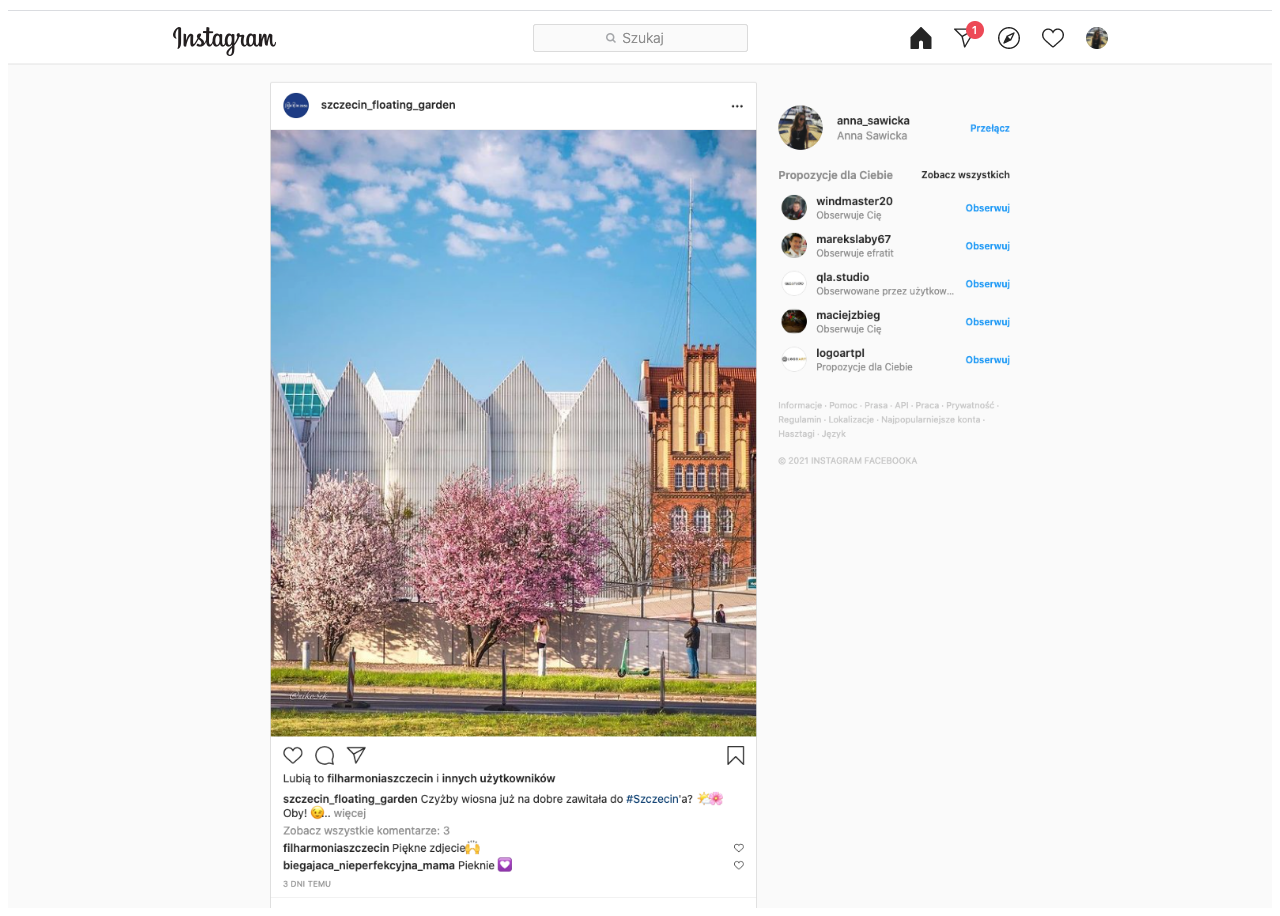
<file: home.html>
<!DOCTYPE html>
<html lang="en">
<head>
    <meta charset="UTF-8">
    <meta http-equiv="X-UA-Compatible" content="IE=edge">
    <meta name="viewport" content="width=device-width, initial-scale=1.0">
    <title>Document</title>
    <style>
        * {
            box-sizing: border-box;
        }
        div {
            width: 100%;
            height: 100vh;
            margin: 0px;
            padding:0;
            display: grid;
            grid-template-columns: auto;
            grid-template-rows: 54px auto;
            grid-template-areas: "nav"
            "main";
        }
        nav {
            background-image: url(./img/insta-nav.png);
            background-repeat: no-repeat;
            background-position: center;
            background-size: cover;

            grid-area: nav;
        }
        main {
            background-image: url(./img/insta-main.png);
            grid-area: main;
            background-repeat: no-repeat;
            background-position: center;
            background-size: cover;
        }
    </style>
</head>
<body>
    
<div>
    <nav></nav>
    <main></main>
</div>

</body>
</html>
</file>
